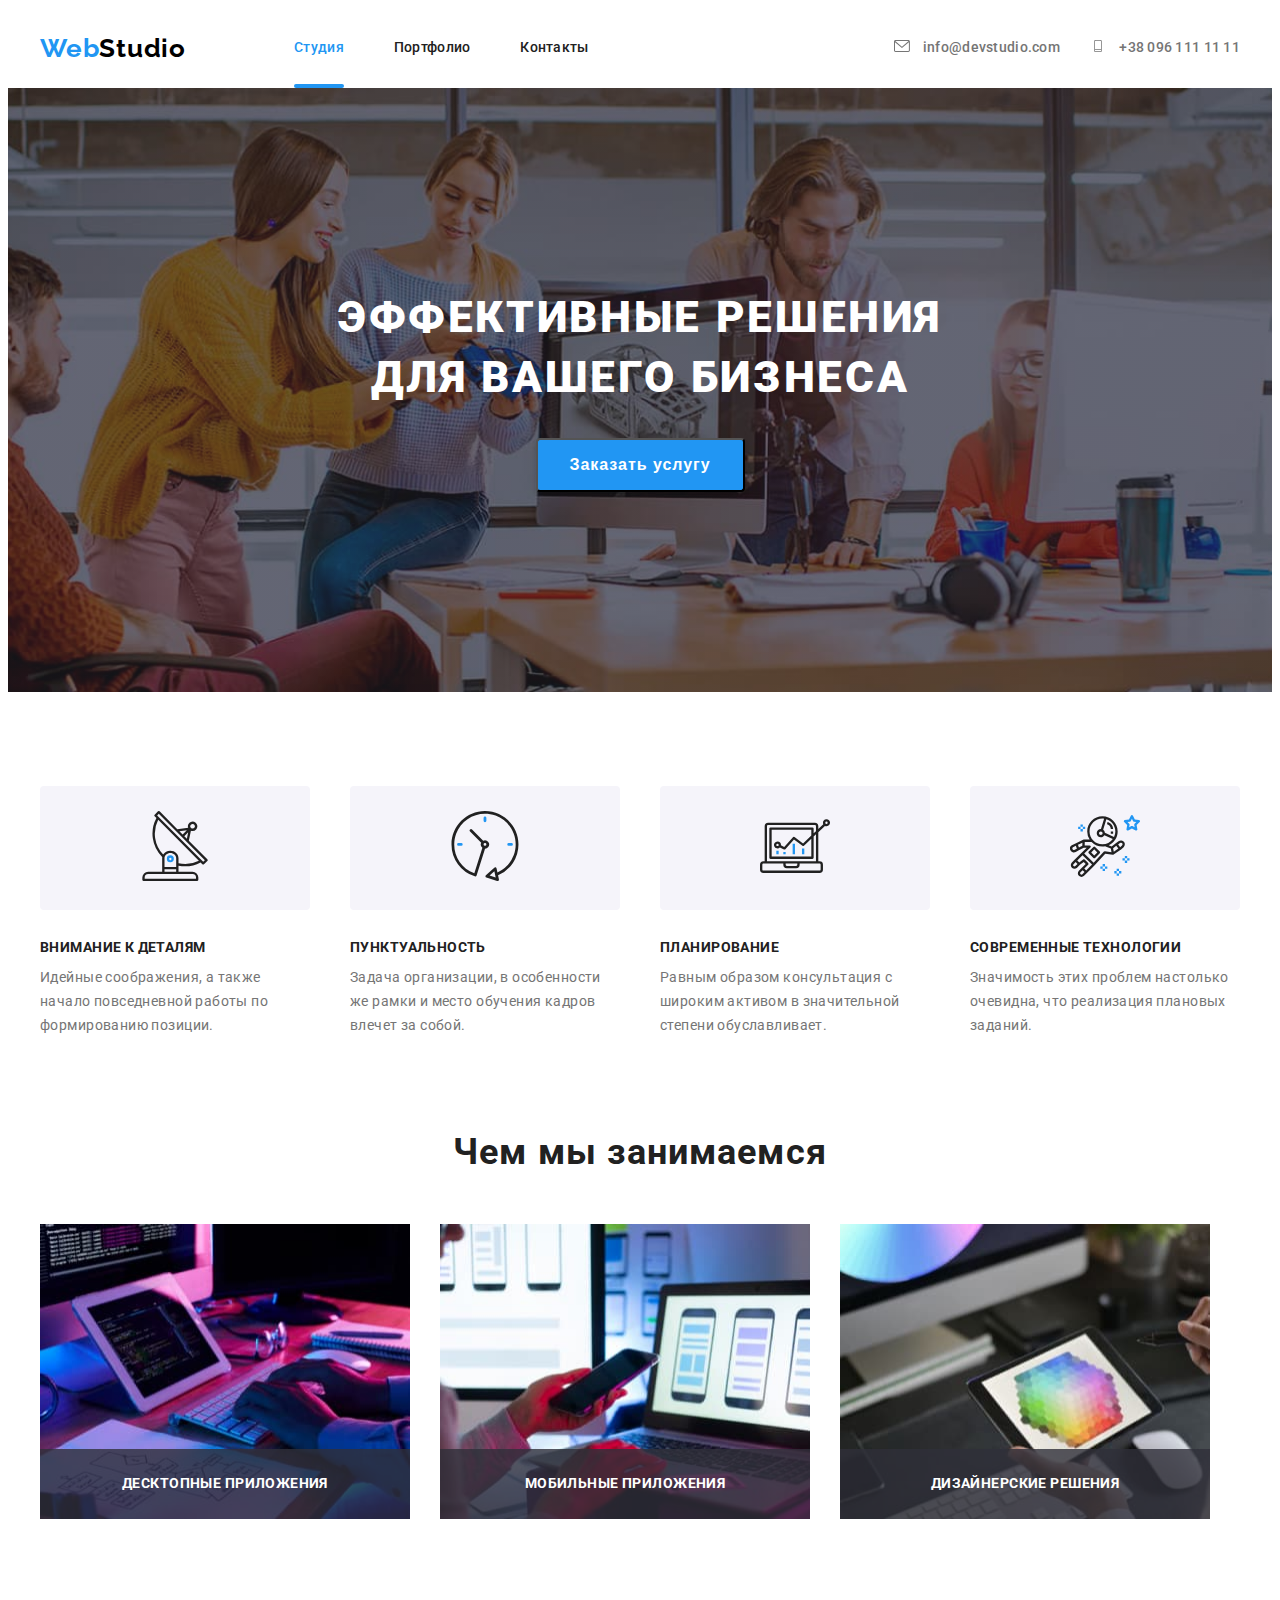
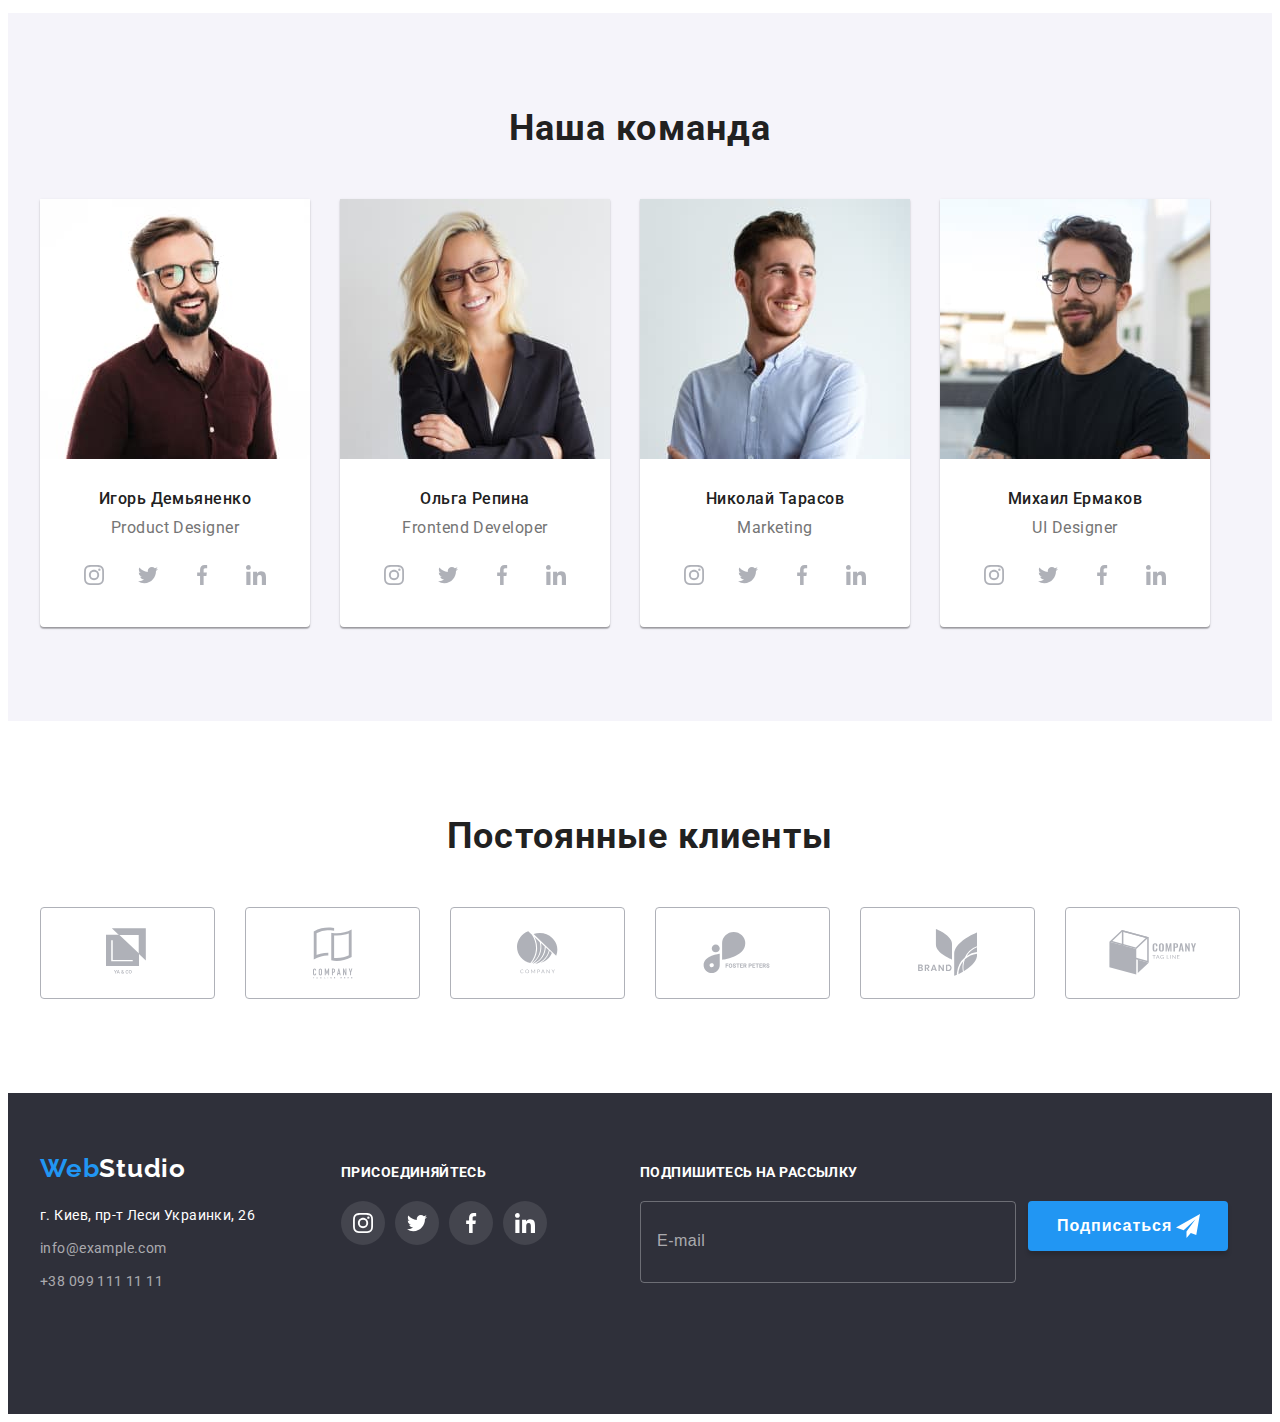
<file: index.html>
<!DOCTYPE html>
<html lang="ru">
  <head>
    <meta charset="UTF-8" />
    <meta name="viewport" content="width=device-width, initial-scale=1.0" />
    <title>Студия</title>
    <link rel="preconnect" href="https://fonts.gstatic.com" />
    <link
      href="https://fonts.googleapis.com/css2?family=Raleway:wght@700&family=Roboto:wght@400;500;700;900&display=swap"
      rel="stylesheet"
    />
    <link
      rel="stylesheet"
      href="https://cdnjs.cloudflare.com/ajax/libs/modern-normalize/1.0.0/modern-normalize.min.css"
      integrity="sha512-ISS7cAi1PEhQ8jnbJpJZMd29NlhNj4AWYyLOSp2CE/CsHxTCu+r+t0D2yoJudVrd0/8fTVPUVDzY5Tvli75u/g=="
      crossorigin="anonymous"
    />
    <link rel="stylesheet" href="./css/main.min.css" />
  </head>
  <body>
    <!--шапка сайта-->
    <header class="header">
      <div class="conteiner">
        <nav class="nav">
          <div class="logo-button-wrapper">
            <a class="logo" href="./index.html"
              >Web<span class="header-hf-logo">Studio</span>
            </a>
            <button
              type="button"
              class="menu-button"
              aria-expanded="false"
              data-menu-button
            >
              <svg
                width="40"
                height="40"
                aria-label="Переключатель мобильного меню"
                class="menu-button-icon"
              >
                <use
                  class="icon-cross"
                  href="./sprite.svg#icon-cross_40px"
                ></use>
                <use class="icon-menu" href="./sprite.svg#icon-menu_40px"></use>
              </svg>
            </button>
          </div>

          <div class="menu-conteiner" data-menu>
            <ul class="nav-list">
              <li class="nav-list-item">
                <a class="nav-list-link current any-transition" href=""
                  >Студия</a
                >
              </li>
              <li class="nav-list-item">
                <a class="nav-list-link any-transition" href="./portfolio.html"
                  >Портфолио</a
                >
              </li>
              <li class="nav-list-item">
                <a class="nav-list-link any-transition" href="">Контакты</a>
              </li>
            </ul>

            <ul class="header-contacts">
              <li class="header-contacts-item">
                <a
                  class="header-contacts-link-mail any-transition"
                  href="mailto:info@devstudio.com"
                >
                  <svg class="header-contacts-link-icon any-transition">
                    <use href="./sprite.svg#mail"></use>
                  </svg>
                  info@devstudio.com
                </a>
              </li>
              <li class="header-contacts-item">
                <a
                  class="header-contacts-link-tel any-transition"
                  href="tel:+380961111111"
                >
                  <svg class="header-contacts-link-icon any-transition">
                    <use href="./sprite.svg#tel"></use>
                  </svg>
                  +38 096 111 11 11</a
                >
              </li>
            </ul>
          </div>
        </nav>
      </div>
    </header>

    <!--герой-->
    <main class="main">
      <section class="hero">
        <div class="conteiner">
          <div class="conteiner-hero-banner">
            <h1 class="hero-banner">Эффективные решения для вашего бизнеса</h1>
            <button class="hero-banner-btn" type="button" data-modal-open>
              Заказать услугу
            </button>
          </div>
        </div>
      </section>

      <!--принципы работы студии-->
      <section class="principles">
        <div class="conteiner">
          <h2 class="visually-hidden">Наши принципы</h2>
          <ul class="principles-list">
            <li class="principles-list-item">
              <div class="principles-list-icon-wrapper">
                <svg class="principles-list-icon">
                  <use href="./sprite.svg#antenna"></use>
                </svg>
              </div>
              <h3 class="principles-name">Внимание к деталям</h3>
              <p class="principles-description">
                Идейные соображения, а также начало повседневной работы по
                формированию позиции.
              </p>
            </li>
            <li class="principles-list-item">
              <div class="principles-list-icon-wrapper">
                <svg class="principles-list-icon">
                  <use href="./sprite.svg#clock"></use>
                </svg>
              </div>
              <h3 class="principles-name">Пунктуальность</h3>
              <p class="principles-description">
                Задача организации, в особенности же рамки и место обучения
                кадров влечет за собой.
              </p>
            </li>
            <li class="principles-list-item">
              <div class="principles-list-icon-wrapper">
                <svg class="principles-list-icon">
                  <use href="./sprite.svg#diagram"></use>
                </svg>
              </div>
              <h3 class="principles-name">Планирование</h3>
              <p class="principles-description">
                Равным образом консультация с широким активом в значительной
                степени обуславливает.
              </p>
            </li>
            <li class="principles-list-item">
              <div class="principles-list-icon-wrapper">
                <svg class="principles-list-icon">
                  <use href="./sprite.svg#astronaut"></use>
                </svg>
              </div>
              <h3 class="principles-name">Современные технологии</h3>
              <p class="principles-description">
                Значимость этих проблем настолько очевидна, что реализация
                плановых заданий.
              </p>
            </li>
          </ul>
        </div>
      </section>

      <!--возможности студии-->
      <section class="description">
        <div class="conteiner">
          <h2 class="description-title">Чем мы занимаемся</h2>
          <ul class="description-list">
            <li class="description-list-item">
              <img
                class="description-list-img"
                srcset="./images/img-1d-1x.jpg 1x, ./images/img-1d-@2x.jpg 2x"
                src="./images/img-1d-1x.jpg"
                alt="написание кода"
                width="370"
                height="295"
              />
              <h3 class="description-title-image">Десктопные приложения</h3>
            </li>

            <li class="description-list-item">
              <img
                class="description-list-img"
                srcset="./images/img-2d-1x.jpg 1x, ./images/img-2d-@2x.jpg 2x"
                src="./images/img-2d-1x.jpg"
                alt="мобильные версии"
                width="370"
                height="295"
              />
              <h3 class="description-title-image">Мобильные приложения</h3>
            </li>

            <li class="description-list-item">
              <img
                class="description-list-img"
                srcset="./images/img-3d-1x.jpg 1x, ./images/img-3d-@2x.jpg 2x"
                src="./images/img-3d-1x.jpg"
                alt="выбор цвета сайта"
                width="370"
                height="295"
              />
              <h3 class="description-title-image">Дизайнерские решения</h3>
            </li>
          </ul>
        </div>
      </section>

      <!--команда студии-->
      <section class="team">
        <div class="conteiner">
          <h2 class="description-title">Наша команда</h2>
          <ul class="team-list">
            <li class="team-list-item">
              <picture class="team-list-item-picture">
                <source
                  srcset="
                    ./team-photo/img-d-1x.jpg  1x,
                    ./team-photo/img-d-@2x.jpg 2x
                  "
                  media="(min-width: 1200px)"
                />
                <source
                  srcset="
                    ./team-photo/img-t-1x.jpg  1x,
                    ./team-photo/img-t-@2x.jpg 2x
                  "
                  media="(min-width: 768px)"
                />
                <source
                  srcset="
                    ./team-photo/img-m-1x.jpg  1x,
                    ./team-photo/img-m-@2x.jpg 2x
                  "
                  media="(min-width: 320px)"
                />

                <img
                  class="team-list-img"
                  src="./team-photo/img-m-1x.jpg"
                  alt="фото Демьяненко"
                />
              </picture>

              <div class="masters-list-content-wrapper">
                <h3 class="team-list-name">Игорь Демьяненко</h3>
                <p class="team-list-special" lang="en">Product Designer</p>
                <ul class="team-list-link">
                  <li class="team-item-link">
                    <a class="team-link any-transition" href="">
                      <svg class="team-list-icon any-transition">
                        <use href="./sprite.svg#instagram"></use>
                      </svg>
                    </a>
                  </li>
                  <li class="team-item-link">
                    <a class="team-link any-transition" href="">
                      <svg class="team-list-icon any-transition">
                        <use href="./sprite.svg#twitter"></use>
                      </svg>
                    </a>
                  </li>
                  <li class="team-item-link">
                    <a class="team-link any-transition" href="">
                      <svg class="team-list-icon any-transition">
                        <use href="./sprite.svg#facebook"></use>
                      </svg>
                    </a>
                  </li>
                  <li class="team-item-link">
                    <a class="team-link any-transition" href="">
                      <svg class="team-list-icon any-transition">
                        <use href="./sprite.svg#linkedin"></use>
                      </svg>
                    </a>
                  </li>
                </ul>
              </div>
            </li>
            <li class="team-list-item">
              <picture class="team-list-item-picture">
                <source
                  srcset="
                    ./team-photo/img-d2-1x.jpg  1x,
                    ./team-photo/img-d2-@2x.jpg 2x
                  "
                  media="(min-width: 1200px)"
                />
                <source
                  srcset="
                    ./team-photo/img-t2-1x.jpg  1x,
                    ./team-photo/img-t2-@2x.jpg 2x
                  "
                  media="(min-width: 768px)"
                />
                <source
                  srcset="
                    ./team-photo/img-m2-1x.jpg  1x,
                    ./team-photo/img-m2-@2x.jpg 2x
                  "
                  media="(min-width: 320px)"
                />
                <img
                  class="team-list-img"
                  src="./team-photo/img-m2-1x.jpg"
                  alt="фото Репиной"
                />
              </picture>

              <div class="masters-list-content-wrapper">
                <h3 class="team-list-name">Ольга Репина</h3>
                <p class="team-list-special" lang="en">Frontend Developer</p>
                <ul class="team-list-link">
                  <li class="team-item-link">
                    <a class="team-link any-transition" href="">
                      <svg class="team-list-icon any-transition">
                        <use href="./sprite.svg#instagram"></use>
                      </svg>
                    </a>
                  </li>
                  <li class="team-item-link">
                    <a class="team-link any-transition" href="">
                      <svg class="team-list-icon any-transition">
                        <use href="./sprite.svg#twitter"></use>
                      </svg>
                    </a>
                  </li>
                  <li class="team-item-link">
                    <a class="team-link any-transition" href="">
                      <svg class="team-list-icon any-transition">
                        <use href="./sprite.svg#facebook"></use>
                      </svg>
                    </a>
                  </li>
                  <li class="team-item-link">
                    <a class="team-link any-transition" href="">
                      <svg class="team-list-icon any-transition">
                        <use href="./sprite.svg#linkedin"></use>
                      </svg>
                    </a>
                  </li>
                </ul>
              </div>
            </li>
            <li class="team-list-item">
              <picture class="team-list-item-picture">
                <source
                  srcset="
                    ./team-photo/img-d3-1x.jpg  1x,
                    ./team-photo/img-d3-@2x.jpg 2x
                  "
                  media="(min-width: 1200px)"
                />
                <source
                  srcset="
                    ./team-photo/img-t3-1x.jpg  1x,
                    ./team-photo/img-t3-@2x.jpg 2x
                  "
                  media="(min-width: 768px)"
                />
                <source
                  srcset="
                    ./team-photo/img-m3-1x.jpg  1x,
                    ./team-photo/img-m3-@2x.jpg 2x
                  "
                  media="(min-width: 320px)"
                />
                <img
                  class="team-list-img"
                  src="./team-photo/img-m3-1x.jpg"
                  alt="фото Тарасова"
                />
              </picture>

              <div class="masters-list-content-wrapper">
                <h3 class="team-list-name">Николай Тарасов</h3>
                <p class="team-list-special" lang="en">Marketing</p>
                <ul class="team-list-link">
                  <li class="team-item-link">
                    <a class="team-link any-transition" href="">
                      <svg class="team-list-icon any-transition">
                        <use href="./sprite.svg#instagram"></use>
                      </svg>
                    </a>
                  </li>
                  <li class="team-item-link">
                    <a class="team-link any-transition" href="">
                      <svg class="team-list-icon any-transition">
                        <use href="./sprite.svg#twitter"></use>
                      </svg>
                    </a>
                  </li>
                  <li class="team-item-link">
                    <a class="team-link any-transition" href="">
                      <svg class="team-list-icon any-transition">
                        <use href="./sprite.svg#facebook"></use>
                      </svg>
                    </a>
                  </li>
                  <li class="team-item-link">
                    <a class="team-link any-transition" href="">
                      <svg class="team-list-icon any-transition">
                        <use href="./sprite.svg#linkedin"></use>
                      </svg>
                    </a>
                  </li>
                </ul>
              </div>
            </li>
            <li class="team-list-item">
              <picture class="team-list-item-picture">
                <source
                  srcset="
                    ./team-photo/img-d4-1x.jpg  1x,
                    ./team-photo/img-d4-@2x.jpg 2x
                  "
                  media="(min-width: 1200px)"
                />
                <source
                  srcset="
                    ./team-photo/img-t4-1x.jpg  1x,
                    ./team-photo/img-t4-@2x.jpg 2x
                  "
                  media="(min-width: 768px)"
                />
                <source
                  srcset="
                    ./team-photo/img-m4-1x.jpg  1x,
                    ./team-photo/img-m4-@2x.jpg 2x
                  "
                  media="(min-width: 320px)"
                />
                <img
                  class="team-list-img"
                  src="./team-photo/img-m4-1x.jpg"
                  alt="фото Ермакова"
                />
              </picture>

              <div class="masters-list-content-wrapper">
                <h3 class="team-list-name">Михаил Ермаков</h3>
                <p class="team-list-special" lang="en">UI Designer</p>
                <ul class="team-list-link">
                  <li class="team-item-link">
                    <a class="team-link any-transition" href="">
                      <svg class="team-list-icon any-transition">
                        <use href="./sprite.svg#instagram"></use>
                      </svg>
                    </a>
                  </li>
                  <li class="team-item-link">
                    <a class="team-link any-transition" href="">
                      <svg class="team-list-icon any-transition">
                        <use href="./sprite.svg#twitter"></use>
                      </svg>
                    </a>
                  </li>
                  <li class="team-item-link">
                    <a class="team-link any-transition" href="">
                      <svg class="team-list-icon any-transition">
                        <use href="./sprite.svg#facebook"></use>
                      </svg>
                    </a>
                  </li>
                  <li class="team-item-link">
                    <a class="team-link any-transition" href="">
                      <svg class="team-list-icon any-transition">
                        <use href="./sprite.svg#linkedin"></use>
                      </svg>
                    </a>
                  </li>
                </ul>
              </div>
            </li>
          </ul>
        </div>
      </section>

      <!-- клиенты студии -->
      <section class="clients">
        <div class="conteiner">
          <h2 class="clients-title">Постоянные клиенты</h2>
          <ul class="clients-list">
            <div class="clients-list-wrapper">
              <li class="clients-list-item">
                <a class="clients-list-link any-transition" href="">
                  <svg
                    class="clients-list-icon any-transition"
                    width="44"
                    height="49"
                  >
                    <use href="./sprite.svg#logo-1"></use>
                  </svg>
                </a>
              </li>
            </div>
            <div class="clients-list-wrapper">
              <li class="clients-list-item">
                <a class="clients-list-link any-transition" href="">
                  <svg
                    class="clients-list-icon any-transition"
                    width="40"
                    height="52"
                  >
                    <use href="./sprite.svg#logo-2"></use>
                  </svg>
                </a>
              </li>
            </div>
            <div class="clients-list-wrapper">
              <li class="clients-list-item">
                <a class="clients-list-link any-transition" href="">
                  <svg
                    class="clients-list-icon any-transition"
                    width="41"
                    height="43"
                  >
                    <use href="./sprite.svg#logo-3"></use>
                  </svg>
                </a>
              </li>
            </div>
            <div class="clients-list-wrapper">
              <li class="clients-list-item">
                <a class="clients-list-link any-transition" href="">
                  <svg
                    class="clients-list-icon any-transition"
                    width="80"
                    height="42"
                  >
                    <use href="./sprite.svg#logo-4"></use>
                  </svg>
                </a>
              </li>
            </div>
            <div class="clients-list-wrapper">
              <li class="clients-list-item">
                <a class="clients-list-link any-transition" href="">
                  <svg
                    class="clients-list-icon any-transition"
                    width="59"
                    height="47"
                  >
                    <use href="./sprite.svg#logo-5"></use>
                  </svg>
                </a>
              </li>
            </div>
            <div class="clients-list-wrapper">
              <li class="clients-list-item">
                <a class="clients-list-link any-transition" href="">
                  <svg
                    class="clients-list-icon any-transition"
                    width="88"
                    height="45"
                  >
                    <use href="./sprite.svg#logo-6"></use>
                  </svg>
                </a>
              </li>
            </div>
          </ul>
        </div>
      </section>
    </main>
    <!--подвал-->
    <footer class="footer">
      <!--контактная инфо-->
      <section class="footer-contact">
        <div class="conteiner">
          <div class="footer-address-social-list-wrapper">
            <address class="footer-address">
              <h2 class="visually-hidden">контакты</h2>
              <div class="footer-address-list-wrapper">
                <a class="logo" href="./index.html"
                  >Web<span class="footer-hf-logo">Studio</span></a
                >
                <ul class="footer-address-list">
                  <li class="footer-address-list-item">
                    <a
                      class="footer-address-link"
                      href="https://goo.gl/maps/9ujybrKW8emvLEQx5"
                      target="blank"
                      >г. Киев, пр-т Леси Украинки, 26</a
                    >
                  </li>
                  <li class="footer-address-list-item">
                    <a
                      class="footer-address-link-mail"
                      href="mailto:info@example.com"
                      >info@example.com</a
                    >
                  </li>
                  <li class="footer-address-list-item">
                    <a class="footer-address-link-tel" href="tel:+380991111111"
                      >+38 099 111 11 11</a
                    >
                  </li>
                </ul>
              </div>
            </address>
            <div class="footer-social-list-wrapper">
              <h3 class="footer-social-list-subtitle">присоединяйтесь</h3>
              <ul class="footer-social-list">
                <li class="footer-social-list-item">
                  <div class="footer-list-content-wrapper">
                    <a class="footer-social-link any-transition" href="">
                      <svg class="footer-social-icon">
                        <use href="./sprite.svg#instagram"></use>
                      </svg>
                    </a>
                  </div>
                </li>
                <li class="footer-social-list-item">
                  <div class="footer-list-content-wrapper">
                    <a class="footer-social-link any-transition" href="">
                      <svg class="footer-social-icon">
                        <use href="./sprite.svg#twitter"></use>
                      </svg>
                    </a>
                  </div>
                </li>
                <li class="footer-social-list-item">
                  <div class="footer-list-content-wrapper">
                    <a class="footer-social-link any-transition" href="">
                      <svg class="footer-social-icon">
                        <use href="./sprite.svg#facebook"></use>
                      </svg>
                    </a>
                  </div>
                </li>
                <li class="footer-social-list-item">
                  <div class="footer-list-content-wrapper">
                    <a class="footer-social-link any-transition" href="">
                      <svg class="footer-social-icon">
                        <use href="./sprite.svg#linkedin"></use>
                      </svg>
                    </a>
                  </div>
                </li>
              </ul>
            </div>
          </div>

          <form class="footer-form" action="#">
            <b class="footer-form-appeal">Подпишитесь на рассылку</b>
            <div class="footer-form-wrapper">
              <input
                class="footer-form-email"
                type="email"
                name="email"
                placeholder="E-mail"
              />
              <button class="footer-form-button" type="submit">
                Подписаться
                <svg class="footer-form-button-icon">
                  <use href="./sprite.svg#icon-send"></use>
                </svg>
              </button>
            </div>
          </form>
        </div>
      </section>
    </footer>

    <div class="backdrop is-hidden" data-modal>
      <div class="modal">
        <button class="modal-button" type="button" data-modal-close>
          <svg class="icon-close">
            <use href="./sprite.svg#icon-close"></use>
          </svg>
        </button>
        <form action="#" class="modal-form">
          <b class="modal-form-appeal"
            >Оставьте свои данные, мы вам перезвоним</b
          >
          <label class="modal-form-label">
            Имя
            <span class="modal-form-input-wrapper">
              <input type="text" name="user-name" class="modal-form-input" />
              <svg class="modal-form-input-icon">
                <use href="./sprite.svg#icon-person"></use>
              </svg>
            </span>
          </label>
          <label class="modal-form-label">
            Телефон
            <span class="modal-form-input-wrapper">
              <input type="tel" name="user-tel" class="modal-form-input" />
              <svg class="modal-form-input-icon">
                <use href="./sprite.svg#icon-phone"></use>
              </svg>
            </span>
          </label>
          <label class="modal-form-label">
            Почта
            <span class="modal-form-input-wrapper">
              <input type="email" name="user-email" class="modal-form-input" />
              <svg class="modal-form-input-icon">
                <use href="./sprite.svg#icon-email"></use>
              </svg>
            </span>
          </label>
          <label class="modal-form-label">
            Комментарий
            <textarea
              class="modal-form-textarea"
              placeholder="Введите текст"
              name="user-comments"
            ></textarea>
          </label>
          <input
            id="checkbox-text"
            type="checkbox"
            name="user-policy"
            class="modal-form-checkbox visually-hidden"
            value="accept-policy"
          />
          <label for="checkbox-text" class="modal-form-checkbox-text"
            >Соглашаюсь с рассылкой и принимаю
            <a href="#" class="modal-form-checkbox-text-link"
              >Условия договора</a
            >
          </label>
          <button type="submit" class="modal-form-btn">Отправить</button>
        </form>
      </div>
    </div>

    <script src="./js/modal.js"></script>
    <script src="./js/menu-button.js"></script>
  </body>
</html>
</file>
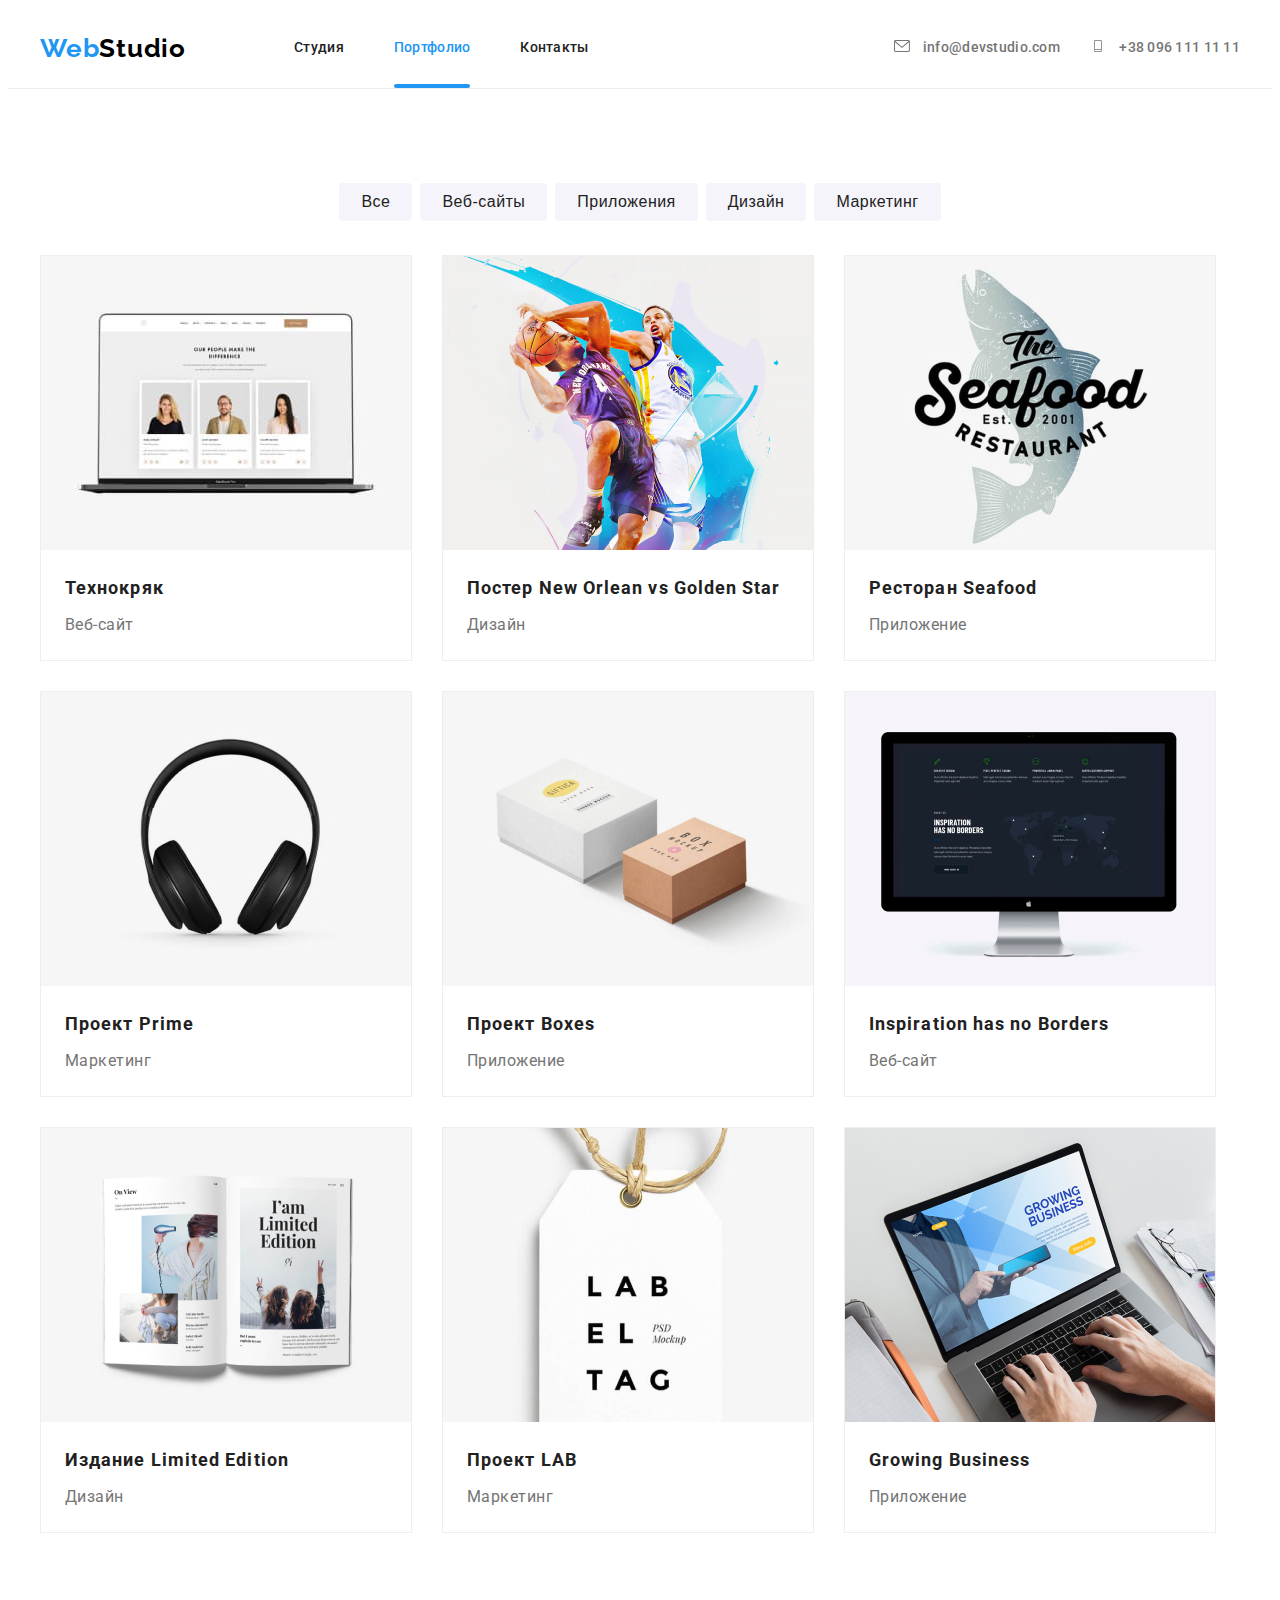
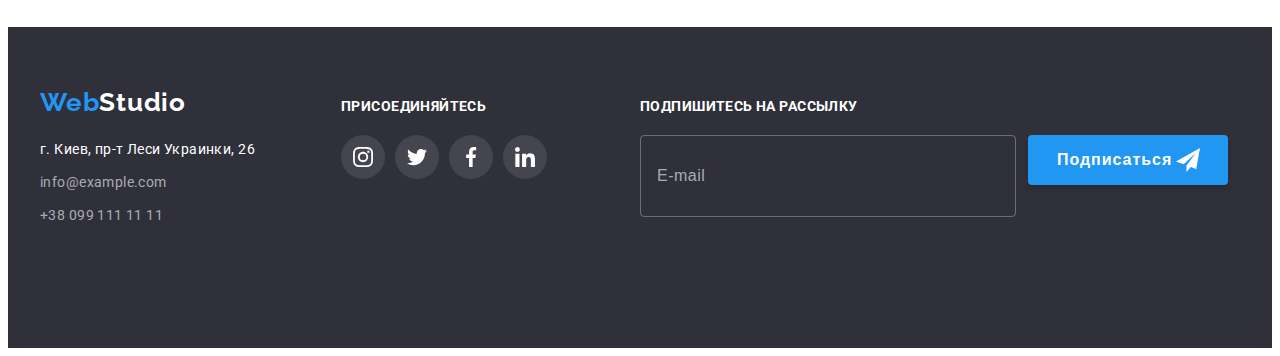
<file: portfolio.html>
<!DOCTYPE html>
<html lang="ru">
  <head>
    <meta charset="UTF-8" />
    <meta name="viewport" content="width=device-width, initial-scale=1.0" />
    <title>Портфолио</title>
    <link rel="preconnect" href="https://fonts.gstatic.com" />
    <link
      href="https://fonts.googleapis.com/css2?family=Raleway:wght@700&family=Roboto:wght@400;500;700;900&display=swap"
      rel="stylesheet"
    />
    <link
      rel="stylesheet"
      href="https://cdnjs.cloudflare.com/ajax/libs/modern-normalize/1.0.0/modern-normalize.min.css"
      integrity="sha512-ISS7cAi1PEhQ8jnbJpJZMd29NlhNj4AWYyLOSp2CE/CsHxTCu+r+t0D2yoJudVrd0/8fTVPUVDzY5Tvli75u/g=="
      crossorigin="anonymous"
    />
    <link rel="stylesheet" href="./css/portfolio.min.css" />
  </head>
  <body>
    <!--шапка сайта-->
    <header class="header">
      <div class="conteiner">
        <nav class="nav">
          <div class="logo-button-wrapper">
            <a class="logo" href="./index.html"
              >Web<span class="header-hf-logo">Studio</span>
            </a>
            <button
              type="button"
              class="menu-button"
              aria-expanded="false"
              data-menu-button
            >
              <svg
                width="40"
                height="40"
                aria-label="Переключатель мобильного меню"
                class="menu-button-icon"
              >
                <use
                  class="icon-cross"
                  href="./sprite.svg#icon-cross_40px"
                ></use>
                <use class="icon-menu" href="./sprite.svg#icon-menu_40px"></use>
              </svg>
            </button>
          </div>

          <div class="menu-conteiner" data-menu>
            <ul class="nav-list">
              <li class="nav-list-item">
                <a class="nav-list-link any-transition" href="./index.html"
                  >Студия</a
                >
              </li>
              <li class="nav-list-item">
                <a class="nav-list-link current any-transition" href=""
                  >Портфолио</a
                >
              </li>
              <li class="nav-list-item">
                <a class="nav-list-link any-transition" href="">Контакты</a>
              </li>
            </ul>

            <ul class="header-contacts">
              <li class="header-contacts-item">
                <a
                  class="header-contacts-link-mail any-transition"
                  href="mailto:info@devstudio.com"
                >
                  <svg class="header-contacts-link-icon any-transition">
                    <use href="./sprite.svg#mail"></use>
                  </svg>
                  info@devstudio.com
                </a>
              </li>
              <li class="header-contacts-item">
                <a
                  class="header-contacts-link-tel any-transition"
                  href="tel:+380961111111"
                >
                  <svg class="header-contacts-link-icon any-transition">
                    <use href="./sprite.svg#tel"></use>
                  </svg>
                  +38 096 111 11 11</a
                >
              </li>
            </ul>
          </div>
        </nav>
      </div>
    </header>
    <!--герой-->
    <main class="portfolio-hero">
      <section class="portfolio-nav">
        <div class="conteiner">
          <h1 hidden>Портфолио</h1>
          <ul class="portfolio-nav-list">
            <li class="portfolio-nav-list-item">
              <button
                class="portfolio-nav-list-btn any-transition"
                type="button"
              >
                Все
              </button>
            </li>
            <li class="portfolio-nav-list-item">
              <button
                class="portfolio-nav-list-btn any-transition"
                type="button"
              >
                Веб-сайты
              </button>
            </li>
            <li class="portfolio-nav-list-item">
              <button
                class="portfolio-nav-list-btn any-transition"
                type="button"
              >
                Приложения
              </button>
            </li>
            <li class="portfolio-nav-list-item">
              <button
                class="portfolio-nav-list-btn any-transition"
                type="button"
              >
                Дизайн
              </button>
            </li>
            <li class="portfolio-nav-list-item">
              <button
                class="portfolio-nav-list-btn any-transition"
                type="button"
              >
                Маркетинг
              </button>
            </li>
          </ul>

          <ul class="portfolio-list">
            <li class="portfolio-list-item">
              <a class="portfolio-list-link any-transition" href="">
                <div class="portfolio-overlay-wrapper">
                  <picture class="portfolio-overlay-wrapper-picture">
                    <source
                      srcset="
                        ./portfolio-images/img-d-1x.jpg  1x,
                        ./portfolio-images/img-d-@2x.jpg 2x
                      "
                      media="(min-width: 1200px)"
                    />
                    <source
                      srcset="
                        ./portfolio-images/img-t-1x.jpg  1x,
                        ./portfolio-images/img-t-@2x.jpg 2x
                      "
                      media="(min-width: 768px)"
                    />
                    <source
                      srcset="
                        ./portfolio-images/img-m-1x.jpg  1x,
                        ./portfolio-images/img-m-@2x.jpg 2x
                      "
                      media="(min-width: 320px)"
                    />

                    <img
                      class="portfolio-list-img"
                      src="./portfolio-images/img-m-1x.jpg"
                      alt="экран ноутбука с картинками"
                    />
                  </picture>

                  <p class="portfolio-overlay-list">
                    Технокряк это современная площадка распространения
                    коронавируса. Компании используют эту платформу для
                    цифрового шпионажа и атак на защищённые сервера конкурентов.
                  </p>
                </div>

                <h2 class="portfolio-list-title">Технокряк</h2>
                <p class="portfolio-list-services">Веб-сайт</p>
              </a>
            </li>
            <li class="portfolio-list-item">
              <a class="portfolio-list-link any-transition" href="">
                <div class="portfolio-overlay-wrapper">
                  <picture class="portfolio-overlay-wrapper-picture">
                    <source
                      srcset="
                        ./portfolio-images/img-d2-1x.jpg  1x,
                        ./portfolio-images/img-d2-@2x.jpg 2x
                      "
                      media="(min-width: 1200px)"
                    />
                    <source
                      srcset="
                        ./portfolio-images/img-t2-1x.jpg  1x,
                        ./portfolio-images/img-t2-@2x.jpg 2x
                      "
                      media="(min-width: 768px)"
                    />
                    <source
                      srcset="
                        ./portfolio-images/img-m2-1x.jpg  1x,
                        ./portfolio-images/img-m2-@2x.jpg 2x
                      "
                      media="(min-width: 320px)"
                    />

                    <img
                      class="portfolio-list-img"
                      src="./portfolio-images/img-m2-1x.jpg"
                      alt="два баскетболиста"
                    />
                  </picture>

                  <p class="portfolio-overlay-list">
                    Постер New Orlean vs Golden Star это современная площадка
                    распространения коронавируса. Компании используют эту
                    платформу для цифрового шпионажа и атак на защищённые
                    сервера конкурентов.
                  </p>
                </div>
                <h2 class="portfolio-list-title">
                  Постер New Orlean vs Golden Star
                </h2>
                <p class="portfolio-list-services">Дизайн</p>
              </a>
            </li>
            <li class="portfolio-list-item">
              <a class="portfolio-list-link any-transition" href="">
                <div class="portfolio-overlay-wrapper">
                  <picture class="portfolio-overlay-wrapper-picture">
                    <source
                      srcset="
                        ./portfolio-images/img-d3-1x.jpg  1x,
                        ./portfolio-images/img-d3-@2x.jpg 2x
                      "
                      media="(min-width: 1200px)"
                    />
                    <source
                      srcset="
                        ./portfolio-images/img-t3-1x.jpg  1x,
                        ./portfolio-images/img-t3-@2x.jpg 2x
                      "
                      media="(min-width: 768px)"
                    />
                    <source
                      srcset="
                        ./portfolio-images/img-m3-1x.jpg  1x,
                        ./portfolio-images/img-m3-@2x.jpg 2x
                      "
                      media="(min-width: 320px)"
                    />

                    <img
                      class="portfolio-list-img"
                      src="./portfolio-images/img-m3-1x.jpg"
                      alt="рисунок рыбы с подписью"
                    />
                  </picture>

                  <p class="portfolio-overlay-list">
                    Ресторан Seafood это современная площадка распространения
                    коронавируса. Компании используют эту платформу для
                    цифрового шпионажа и атак на защищённые сервера конкурентов.
                  </p>
                </div>
                <h2 class="portfolio-list-title">Ресторан Seafood</h2>
                <p class="portfolio-list-services">Приложение</p>
              </a>
            </li>
            <li class="portfolio-list-item">
              <a class="portfolio-list-link any-transition" href="">
                <div class="portfolio-overlay-wrapper">
                  <picture class="portfolio-overlay-wrapper-picture">
                    <source
                      srcset="
                        ./portfolio-images/img-d4-1x.jpg  1x,
                        ./portfolio-images/img-d4-@2x.jpg 2x
                      "
                      media="(min-width: 1200px)"
                    />
                    <source
                      srcset="
                        ./portfolio-images/img-t4-1x.jpg  1x,
                        ./portfolio-images/img-t4-@2x.jpg 2x
                      "
                      media="(min-width: 768px)"
                    />
                    <source
                      srcset="
                        ./portfolio-images/img-m4-1x.jpg  1x,
                        ./portfolio-images/img-m4-@2x.jpg 2x
                      "
                      media="(min-width: 320px)"
                    />

                    <img
                      class="portfolio-list-img"
                      src="./portfolio-images/img-m4-1x.jpg"
                      alt="наушники"
                    />
                  </picture>

                  <p class="portfolio-overlay-list">
                    Проект Prime это современная площадка распространения
                    коронавируса. Компании используют эту платформу для
                    цифрового шпионажа и атак на защищённые сервера конкурентов.
                  </p>
                </div>
                <h2 class="portfolio-list-title">Проект Prime</h2>
                <p class="portfolio-list-services">Маркетинг</p>
              </a>
            </li>
            <li class="portfolio-list-item">
              <a class="portfolio-list-link any-transition" href="">
                <div class="portfolio-overlay-wrapper">
                  <picture class="portfolio-overlay-wrapper-picture">
                    <source
                      srcset="
                        ./portfolio-images/img-d5-1x.jpg  1x,
                        ./portfolio-images/img-d5-@2x.jpg 2x
                      "
                      media="(min-width: 1200px)"
                    />
                    <source
                      srcset="
                        ./portfolio-images/img-t5-1x.jpg  1x,
                        ./portfolio-images/img-t5-@2x.jpg 2x
                      "
                      media="(min-width: 768px)"
                    />
                    <source
                      srcset="
                        ./portfolio-images/img-m5-1x.jpg  1x,
                        ./portfolio-images/img-m5-@2x.jpg 2x
                      "
                      media="(min-width: 320px)"
                    />

                    <img
                      class="portfolio-list-img"
                      src="./portfolio-images/img-m5-1x.jpg"
                      alt="две коробки"
                    />
                  </picture>

                  <p class="portfolio-overlay-list">
                    Проект Boxes это современная площадка распространения
                    коронавируса. Компании используют эту платформу для
                    цифрового шпионажа и атак на защищённые сервера конкурентов.
                  </p>
                </div>
                <h2 class="portfolio-list-title">Проект Boxes</h2>
                <p class="portfolio-list-services">Приложение</p>
              </a>
            </li>
            <li class="portfolio-list-item">
              <a class="portfolio-list-link any-transition" href="">
                <div class="portfolio-overlay-wrapper">
                  <picture class="portfolio-overlay-wrapper-picture">
                    <source
                      srcset="
                        ./portfolio-images/img-d6-1x.jpg  1x,
                        ./portfolio-images/img-d6-@2x.jpg 2x
                      "
                      media="(min-width: 1200px)"
                    />
                    <source
                      srcset="
                        ./portfolio-images/img-t6-1x.jpg  1x,
                        ./portfolio-images/img-t6-@2x.jpg 2x
                      "
                      media="(min-width: 768px)"
                    />
                    <source
                      srcset="
                        ./portfolio-images/img-m6-1x.jpg  1x,
                        ./portfolio-images/img-m6-@2x.jpg 2x
                      "
                      media="(min-width: 320px)"
                    />

                    <img
                      class="portfolio-list-img"
                      src="./portfolio-images/img-m6-1x.jpg"
                      alt="монитор с картинками"
                    />
                  </picture>

                  <p class="portfolio-overlay-list">
                    Inspiration has no Borders это современная площадка
                    распространения коронавируса. Компании используют эту
                    платформу для цифрового шпионажа и атак на защищённые
                    сервера конкурентов.
                  </p>
                </div>
                <h2 class="portfolio-list-title">Inspiration has no Borders</h2>
                <p class="portfolio-list-services">Веб-сайт</p>
              </a>
            </li>
            <li class="portfolio-list-item">
              <a class="portfolio-list-link any-transition" href="">
                <div class="portfolio-overlay-wrapper">
                  <picture class="portfolio-overlay-wrapper-picture">
                    <source
                      srcset="
                        ./portfolio-images/img-d7-1x.jpg  1x,
                        ./portfolio-images/img-d7-@2x.jpg 2x
                      "
                      media="(min-width: 1200px)"
                    />
                    <source
                      srcset="
                        ./portfolio-images/img-t7-1x.jpg  1x,
                        ./portfolio-images/img-t7-@2x.jpg 2x
                      "
                      media="(min-width: 768px)"
                    />
                    <source
                      srcset="
                        ./portfolio-images/img-m7-1x.jpg  1x,
                        ./portfolio-images/img-m7-@2x.jpg 2x
                      "
                      media="(min-width: 320px)"
                    />

                    <img
                      class="portfolio-list-img"
                      src="./portfolio-images/img-m7-1x.jpg"
                      alt="открытый журнал"
                    />
                  </picture>

                  <p class="portfolio-overlay-list">
                    Издание Limited Edition это современная площадка
                    распространения коронавируса. Компании используют эту
                    платформу для цифрового шпионажа и атак на защищённые
                    сервера конкурентов.
                  </p>
                </div>
                <h2 class="portfolio-list-title">Издание Limited Edition</h2>
                <p class="portfolio-list-services">Дизайн</p>
              </a>
            </li>
            <li class="portfolio-list-item">
              <a class="portfolio-list-link any-transition" href="">
                <div class="portfolio-overlay-wrapper">
                  <picture class="portfolio-overlay-wrapper-picture">
                    <source
                      srcset="
                        ./portfolio-images/img-d8-1x.jpg  1x,
                        ./portfolio-images/img-d8-@2x.jpg 2x
                      "
                      media="(min-width: 1200px)"
                    />
                    <source
                      srcset="
                        ./portfolio-images/img-t8-1x.jpg  1x,
                        ./portfolio-images/img-t8-@2x.jpg 2x
                      "
                      media="(min-width: 768px)"
                    />
                    <source
                      srcset="
                        ./portfolio-images/img-m8-1x.jpg  1x,
                        ./portfolio-images/img-m8-@2x.jpg 2x
                      "
                      media="(min-width: 320px)"
                    />

                    <img
                      class="portfolio-list-img"
                      src="./portfolio-images/img-m8-1x.jpg"
                      alt="бейдж с надписью лаб"
                    />
                  </picture>

                  <p class="portfolio-overlay-list">
                    Проект LAB это современная площадка распространения
                    коронавируса. Компании используют эту платформу для
                    цифрового шпионажа и атак на защищённые сервера конкурентов.
                  </p>
                </div>
                <h2 class="portfolio-list-title">Проект LAB</h2>
                <p class="portfolio-list-services">Маркетинг</p>
              </a>
            </li>
            <li class="portfolio-list-item">
              <a class="portfolio-list-link any-transition" href="">
                <div class="portfolio-overlay-wrapper">
                  <picture class="portfolio-overlay-wrapper-picture">
                    <source
                      srcset="
                        ./portfolio-images/img-d9-1x.jpg  1x,
                        ./portfolio-images/img-d9-@2x.jpg 2x
                      "
                      media="(min-width: 1200px)"
                    />
                    <source
                      srcset="
                        ./portfolio-images/img-t9-1x.jpg  1x,
                        ./portfolio-images/img-t9-@2x.jpg 2x
                      "
                      media="(min-width: 768px)"
                    />
                    <source
                      srcset="
                        ./portfolio-images/img-m9-1x.jpg  1x,
                        ./portfolio-images/img-m9-@2x.jpg 2x
                      "
                      media="(min-width: 320px)"
                    />

                    <img
                      class="portfolio-list-img"
                      src="./portfolio-images/img-m9-1x.jpg"
                      alt="набор текста на ноутбуке"
                    />
                  </picture>

                  <p class="portfolio-overlay-list">
                    Growing Business это современная площадка распространения
                    коронавируса. Компании используют эту платформу для
                    цифрового шпионажа и атак на защищённые сервера конкурентов.
                  </p>
                </div>
                <h2 class="portfolio-list-title">Growing Business</h2>
                <p class="portfolio-list-services">Приложение</p>
              </a>
            </li>
          </ul>
        </div>
      </section>
    </main>
    <!--подвал-->
    <footer class="footer">
      <!--контактная инфо-->
      <section class="footer-contact">
        <div class="conteiner">
          <div class="footer-address-social-list-wrapper">
            <address class="footer-address">
              <h2 class="visually-hidden">контакты</h2>
              <div class="footer-address-list-wrapper">
                <a class="logo" href="./index.html"
                  >Web<span class="footer-hf-logo">Studio</span></a
                >
                <ul class="footer-address-list">
                  <li class="footer-address-list-item">
                    <a
                      class="footer-address-link"
                      href="https://goo.gl/maps/9ujybrKW8emvLEQx5"
                      target="blank"
                      >г. Киев, пр-т Леси Украинки, 26</a
                    >
                  </li>
                  <li class="footer-address-list-item">
                    <a
                      class="footer-address-link-mail"
                      href="mailto:info@example.com"
                      >info@example.com</a
                    >
                  </li>
                  <li class="footer-address-list-item">
                    <a class="footer-address-link-tel" href="tel:+380991111111"
                      >+38 099 111 11 11</a
                    >
                  </li>
                </ul>
              </div>
            </address>
            <div class="footer-social-list-wrapper">
              <h3 class="footer-social-list-subtitle">присоединяйтесь</h3>
              <ul class="footer-social-list">
                <li class="footer-social-list-item">
                  <div class="footer-list-content-wrapper">
                    <a class="footer-social-link any-transition" href="">
                      <svg class="footer-social-icon">
                        <use href="./sprite.svg#instagram"></use>
                      </svg>
                    </a>
                  </div>
                </li>
                <li class="footer-social-list-item">
                  <div class="footer-list-content-wrapper">
                    <a class="footer-social-link any-transition" href="">
                      <svg class="footer-social-icon">
                        <use href="./sprite.svg#twitter"></use>
                      </svg>
                    </a>
                  </div>
                </li>
                <li class="footer-social-list-item">
                  <div class="footer-list-content-wrapper">
                    <a class="footer-social-link any-transition" href="">
                      <svg class="footer-social-icon">
                        <use href="./sprite.svg#facebook"></use>
                      </svg>
                    </a>
                  </div>
                </li>
                <li class="footer-social-list-item">
                  <div class="footer-list-content-wrapper">
                    <a class="footer-social-link any-transition" href="">
                      <svg class="footer-social-icon">
                        <use href="./sprite.svg#linkedin"></use>
                      </svg>
                    </a>
                  </div>
                </li>
              </ul>
            </div>
          </div>

          <form class="footer-form" action="#">
            <b class="footer-form-appeal">Подпишитесь на рассылку</b>
            <div class="footer-form-wrapper">
              <input
                class="footer-form-email"
                type="email"
                name="email"
                placeholder="E-mail"
              />
              <button class="footer-form-button" type="submit">
                Подписаться
                <svg class="footer-form-button-icon">
                  <use href="./sprite.svg#icon-send"></use>
                </svg>
              </button>
            </div>
          </form>
        </div>
      </section>
    </footer>

    <script src="./js/menu-button.js"></script>
  </body>
</html>
</file>
<file: css/main.min.css>
.visually-hidden{position:absolute !important;clip:rect(1px 1px 1px 1px);clip:rect(1px, 1px, 1px, 1px);padding:0 !important;border:0 !important;height:1px !important;width:1px !important;overflow:hidden}.any-transition{transition:color 250ms cubic-bezier(0.4, 0, 0.2, 1),fill 250ms cubic-bezier(0.4, 0, 0.2, 1),background-color 250ms cubic-bezier(0.4, 0, 0.2, 1),border-color 250ms cubic-bezier(0.4, 0, 0.2, 1),box-shadow 250ms cubic-bezier(0.4, 0, 0.2, 1)}.nav-list .nav-list-link.current{color:var(--active-link-color)}.nav-list .nav-list-link.current{position:relative}.nav-list .nav-list-link.current::after{content:"";position:absolute;left:0;bottom:0;display:block;width:100%;height:4px;background-color:var(--active-link-color);border-radius:2px}:root{--main-font: "Roboto", sans-serif;--secondary-font: "Raleway", sans-serif;--active-link-color: #2196f3}body{font-family:var(--main-font);font-style:normal}h1,h2,h3,h4,h5,h6{padding:0;margin:0}ul{padding:0;margin:0}p{padding:0;margin:0}img{display:block}.nav-list,.portfolio-nav-list,.portfolio-list,.header-contacts,.principles-list,.description-list,.team-list,.footer-address-list{list-style:none}.conteiner{width:100%;padding-left:15px;padding-right:15px;margin:0 auto}@media screen and (min-width: 480px){.conteiner{max-width:480px}}@media screen and (min-width: 768px){.conteiner{max-width:768px}}@media screen and (min-width: 1200px){.conteiner{max-width:1200px}}.description-title{font-weight:700;font-size:28px;line-height:1.18;text-align:center;letter-spacing:0.03em;color:#212121}@media screen and (min-width: 1200px){.description-title{font-weight:700;font-size:36px;line-height:1.17;text-align:center;letter-spacing:0.03em;color:#212121}}.backdrop{position:fixed;top:0;left:0;width:100vw;height:100vh;background:rgba(0,0,0,0.2);transition:all 250ms cubic-bezier(0.4, 0, 0.2, 1)}.backdrop.is-hidden{opacity:0;visibility:hidden;pointer-events:none}.modal{position:fixed;top:93px;left:15px;right:15px;min-width:450px;min-height:609px;background-color:#ffffff;box-shadow:0px 1px 3px rgba(0,0,0,0.12),0px 1px 1px rgba(0,0,0,0.14),0px 2px 1px rgba(0,0,0,0.2);border-radius:4px;transition:transform 250ms cubic-bezier(0.4, 0, 0.2, 1);padding:40px}.backdrop.is-hidden .modal{transform:translate(-50%, -50%) scale(0)}.modal-button{position:absolute;top:8px;right:8px;width:30px;height:30px;background:#ffffff;border:1px solid rgba(0,0,0,0.1);border-radius:50%;cursor:pointer;transition:fill 250ms cubic-bezier(0.4, 0, 0.2, 1)}.modal-button:focus,.modal-button:hover{fill:var(--active-link-color)}.icon-close{position:absolute;left:50%;top:50%;transform:translate(-50%, -50%);width:18px;height:18px}.modal-form{display:flex;flex-direction:column}.modal-form-appeal{width:100%;font-weight:700;font-size:20px;line-height:1.15;text-align:center;letter-spacing:0.03em;margin-bottom:12px;color:#212121}.modal-form-input{width:100%;height:40px;border:1px solid rgba(33,33,33,0.2);border-radius:4px;padding-left:42px;transition:border-color 250ms cubic-bezier(0.4, 0, 0.2, 1);outline:none}.modal-form-input-wrapper{position:relative;display:block;margin-top:4px;margin-bottom:10px}.modal-form-input-icon{position:absolute;top:50%;transform:translateY(-50%);left:12px;width:18px;height:18px;transition:fill 250ms cubic-bezier(0.4, 0, 0.2, 1)}.modal-form-input:focus{border-color:var(--active-link-color)}.modal-form-input:focus+.modal-form-input-icon{fill:var(--active-link-color)}.modal-form-label{font-weight:400;font-size:12px;line-height:1.17;letter-spacing:0.01em;color:#757575}.modal-form-textarea{width:100%;height:120px;border:1px solid rgba(33,33,33,0.2);border-radius:4px;padding:12px 16px;margin-top:4px;margin-bottom:20px;resize:none;transition:border-color 250ms cubic-bezier(0.4, 0, 0.2, 1);outline:none}.modal-form-textarea::placeholder{font-weight:400;font-size:14px;line-height:1.14;letter-spacing:0.01em;color:rgba(117,117,117,0.5)}.modal-form-textarea:focus{border-color:var(--active-link-color)}.modal-form-checkbox-text::before{content:"";display:inline-block;width:16px;height:15px;border:1px solid #212121;border-radius:1px;margin-right:7px}.modal-form-checkbox:checked+.modal-form-checkbox-text::before{background-image:url(../images/icon-check.png);border:transparent}.modal-form-checkbox-text{font-weight:normal;font-size:14px;line-height:1.71;letter-spacing:0.03em;margin-bottom:30px;color:#757575}.modal-form-checkbox-text-link{color:var(--active-link-color)}.modal-form-btn{display:block;font-weight:700;font-size:16px;line-height:1.87;letter-spacing:0.06em;padding:10px 55px 10px 56px;color:#ffffff;width:200px;height:50px;margin:0 auto;background-color:var(--active-link-color);box-shadow:0px 4px 4px rgba(0,0,0,0.15);border-radius:4px}.modal-form-btn:focus,.modal-form-btn:hover{background-color:var(--active-link-color);cursor:pointer}@media screen and (min-width: 768px){.modal{top:208px;left:159px;right:159px;min-width:450px;min-height:609px}}@media screen and (min-width: 1200px){.modal{top:50%;left:50%;transform:translate(-50%, -50%) scale(1);min-width:528px;min-height:581px}}.logo{font-family:var(--secondary-font);font-style:normal;font-weight:700;font-size:24px;line-height:1.17;letter-spacing:0.03em;text-decoration:none;color:#2196f3}.header-hf-logo{color:#000000}.header-contacts-link-icon{width:16px;height:12px;margin-right:10px;fill:#757575}.header-contacts-link-tel{display:block;margin-top:16px}.header-contacts-link-mail,.header-contacts-link-tel{font-weight:500;font-size:18px;line-height:1.17;letter-spacing:0.02em;text-decoration:none;color:#757575}.header-contacts-link-mail:hover,.header-contacts-link-mail:focus,.header-contacts-link-tel:hover,.header-contacts-link-tel:focus{color:var(--active-link-color)}.header-contacts-link-mail:hover .header-contacts-link-icon,.header-contacts-link-mail:focus .header-contacts-link-icon,.header-contacts-link-tel:hover .header-contacts-link-icon,.header-contacts-link-tel:focus .header-contacts-link-icon{fill:var(--active-link-color)}.nav-list-link:hover,.nav-list-link:focus{color:var(--active-link-color)}.menu-button{display:inline-flex;margin:0;padding:10px 0;border:none;background-color:transparent}.menu-button .icon-cross{display:none}.menu-button.is-open .icon-cross{display:block}.menu-button.is-open .icon-menu{display:none}.menu-button-icon:hover .icon-cross,.menu-button-icon:focus .icon-cross,.menu-button-icon:hover .icon-menu,.menu-button-icon:focus .icon-menu{fill:var(--active-link-color)}.menu-button-icon{cursor:pointer}@media screen and (max-width: 767px){.logo{padding-top:16px;padding-bottom:16px}.header{position:relative}.logo-button-wrapper{display:flex;justify-content:space-between}.menu-conteiner{z-index:2;display:none;position:absolute;top:100%;left:0;width:100%;padding-top:60px;padding-bottom:60px;background-color:#ffffff;box-shadow:0px 4px 8px rgba(0,0,0,0.04),0px 2px 4px rgba(0,0,0,0.08),0px 1px 3px rgba(0,0,0,0.16)}.menu-conteiner.is-open{display:block}.nav{text-align:center}.nav-list-item:not(:last-child){margin-bottom:40px}.nav-list-item:last-child{margin-bottom:60px}.nav-list-link{font-weight:500;font-size:18px;line-height:1.17;letter-spacing:0.02em;text-decoration:none;color:#212121}.nav .nav-list .nav-list-link.current{padding-bottom:8px}}@media screen and (min-width: 768px){.menu-button{display:none}.menu-conteiner{display:flex}.nav{display:flex;align-items:center;justify-content:space-between}.nav-list{display:flex;margin-right:84px;margin-left:88px}.nav-list-link{font-weight:500;font-size:14px;line-height:1.14;letter-spacing:0.02em;text-decoration:none;color:#212121}.nav-list-item:not(:last-child){margin-right:50px}.nav-list-item{display:flex;padding-top:32px}.header-contacts{margin:21px 0}.header-contacts-link-mail,.header-contacts-link-tel{display:block;font-size:12px;line-height:1.17}.header-contacts-link-tel{margin-top:10px}.header-contacts-link-icon{display:inline-block;width:14px;margin-right:6px}}@media screen and (min-width: 1200px){.logo{font-size:26px;line-height:1.19}.nav-list{margin-right:305px;margin-left:0}.header-contacts{display:flex;margin:32px 0}.header-contacts-link-mail,.header-contacts-link-tel{font-size:14px;line-height:1.14}.header-contacts-link-mail{margin-right:30px}.header-contacts-link-tel{margin-top:0}.header-contacts-item{display:block}.header-contacts .header-contacts-link-icon{width:16px;margin-right:10px}}.hero{background-image:linear-gradient(rgba(47,48,58,0.4), rgba(47,48,58,0.4)),url(../images/img-m-1x.jpg);background-repeat:no-repeat;background-position:center top;background-size:480px 400px}@media screen and (min-device-pixel-ratio: 2) and (min-width: 320px), screen and (min-resolution: 192dpi) and (min-width: 320px), screen and (min-resolution: 2dppx) and (min-width: 320px){.hero{background-image:linear-gradient(rgba(47,48,58,0.4), rgba(47,48,58,0.4)),url(../images/img-m-@2x.jpg)}}.conteiner-hero-banner{text-align:center;padding:118px 45px}.hero-banner{font-weight:900;font-size:26px;line-height:1.62;letter-spacing:0.06em;text-transform:uppercase;margin-bottom:30px;color:#ffffff}.hero-banner-btn{font-weight:700;font-size:16px;line-height:1.88;letter-spacing:0.06em;min-height:50px;min-width:200px;padding:10px 32px;background:#2196f3;box-shadow:0px 4px 4px rgba(0,0,0,0.15);border-radius:4px;color:#ffffff}@media screen and (min-width: 768px){.hero{background-image:linear-gradient(rgba(47,48,58,0.4), rgba(47,48,58,0.4)),url(../images/img-t-1x.jpg);background-size:768px 400px}.conteiner-hero-banner{padding:118px 189px}}@media screen and (min-width: 768px) and (min-device-pixel-ratio: 2) and (min-width: 768px), screen and (min-width: 768px) and (min-resolution: 192dpi) and (min-width: 768px), screen and (min-width: 768px) and (min-resolution: 2dppx) and (min-width: 768px){.hero{background-image:linear-gradient(rgba(47,48,58,0.4), rgba(47,48,58,0.4)),url(../images/img-t-@2x.jpg)}}@media screen and (min-width: 1200px){.hero{background-image:linear-gradient(rgba(47,48,58,0.4), rgba(47,48,58,0.4)),url(../images/img-d-1x.jpg);background-size:cover}.conteiner-hero-banner{padding:200px 252px}}@media screen and (min-width: 1200px) and (min-device-pixel-ratio: 2) and (min-width: 1200px), screen and (min-width: 1200px) and (min-resolution: 192dpi) and (min-width: 1200px), screen and (min-width: 1200px) and (min-resolution: 2dppx) and (min-width: 1200px){.hero{background-image:linear-gradient(rgba(47,48,58,0.4), rgba(47,48,58,0.4)),url(../images/img-d-@2x.jpg)}}@media screen and (min-width: 1200px){.hero-banner{font-weight:900;font-size:44px;line-height:1.36;letter-spacing:0.06em;text-transform:uppercase;width:696px;color:#ffffff}}.principles{padding-top:60px;padding-bottom:60px}.principles-name{font-weight:700;font-size:14px;line-height:1.14;letter-spacing:0.03em;text-align:center;text-transform:uppercase;margin-bottom:10px;color:#212121}.principles-description{font-weight:400;font-size:14px;line-height:1.71;letter-spacing:0.03em;color:#757575}.principles-list-icon{width:70px;height:70px}.principles-list-icon-wrapper{text-align:center;background-color:#f5f4fa;border-radius:4px;padding:25px 0;margin-bottom:30px}@media screen and (max-width: 1199px){.principles-list-item:not(:last-child){margin-bottom:30px}}@media screen and (min-width: 768px){.principles-list{display:flex;flex-wrap:wrap;justify-content:space-between}.principles-list-item{flex-basis:calc(100% / 2 - 30px);min-width:354px}.principles-list-item:nth-last-child(-n+2){margin-bottom:0px}.principles-name{text-align:start}}@media screen and (min-width: 1200px){.principles{padding-top:94px;padding-bottom:94px}.principles-list{display:flex;flex-wrap:wrap;align-items:center}.principles-list-item:nth-child(4n){margin-right:0}.principles-list-item{margin-right:30px;flex-basis:calc(100% / 4 - 30px);min-width:270px}}@media screen and (max-width: 1199px){.description{display:none}}@media screen and (min-width: 1200px){.description{padding-bottom:94px}.description .description-title{min-width:376px}.description-list{display:flex;flex-wrap:wrap;padding-top:50px}.description-list-item{position:relative;display:block;margin-right:30px;flex-basis:calc(100% / 3 - 30px)}.description-list-item:nth-child(3n){margin-right:0}.description-title-image{position:absolute;width:100%;left:0;bottom:0;display:block;padding:27px 0;font-weight:700;font-size:14px;line-height:1.14;text-align:center;letter-spacing:0.03em;text-transform:uppercase;color:#ffffff;background:rgba(47,48,58,0.8)}}.team{padding-bottom:60px;background:#f5f4fa}.team .description-title{min-width:205px;padding:60px 122px 30px 122px}.team-list-item{border-radius:0px 0px 4px 4px;box-shadow:0px 1px 3px rgba(0,0,0,0.12),0px 1px 1px rgba(0,0,0,0.14),0px 2px 1px rgba(0,0,0,0.2);background-color:#ffffff}.team-list-name{font-weight:500;font-size:16px;line-height:1.19;text-align:center;letter-spacing:0.03em;margin:30px 0 10px;color:#212121}.team-list-special{font-weight:400;font-size:16px;line-height:1.19;text-align:center;letter-spacing:0.03em;margin-bottom:16px;color:#757575}.team-list-link{display:flex;justify-content:space-between;padding:0px 122px 24px}.team-list-icon{width:20px;height:20px;fill:#afb1b8}.team-list-img{display:block;max-width:100%;height:auto}.team-item-link{display:block}.team-link{display:flex;justify-content:center;align-items:center;width:44px;height:44px;background-color:#ffffff;border-radius:50%}.team-link:hover .team-list-icon,.team-link:focus .team-list-icon{fill:#ffffff}.team-link:hover,.team-link:focus{background-color:var(--active-link-color)}@media screen and (max-width: 1199px){.team-list-item:not(:last-child){margin-bottom:30px}}@media screen and (min-width: 768px){.team .description-title{padding:60px 266px 30px 266px}.team-list{display:flex;flex-wrap:wrap}.team-list-item:nth-child(2n){margin-right:0}.team-list-item:nth-last-child(-n+2){margin-bottom:0px}.team-list-item{margin-right:30px}.team-list-link{padding:0px 74px 24px}}@media screen and (min-width: 1200px){.team{padding-bottom:94px;background:#f5f4fa}.team .description-title{min-width:264px;padding:94px 0px 50px}.team-list .team-list-item:nth-child(4n){margin-right:0}.team-list .team-list-item{margin-right:30px;flex-basis:calc(100% / 4 - 30px)}.team-list-link{padding:0px 32px 30px}}.clients{padding:60px 0px}.clients-title{font-weight:700;font-size:28px;line-height:1.17;text-align:center;letter-spacing:0.03em;margin-bottom:30px;color:#212121}.clients-list{display:flex;flex-wrap:wrap;justify-content:space-between}.clients-list-item{display:block;list-style:none;flex-basis:calc(100% / 2 - 30px)}.clients-list-link{display:flex;justify-content:center;align-items:center;border:1px solid #afb1b8;border-radius:4px;min-width:210px;height:90px}.clients-list-icon{fill:#afb1b8;max-width:210px}.clients-list-wrapper{margin-right:30px;margin-bottom:30px;flex-basis:calc(100% / 2 - 30px)}.clients-list-wrapper:nth-child(2n){margin-right:0}.clients-list-wrapper:nth-last-child(-n+2){margin-bottom:0px}.clients-list-link:hover .clients-list-icon,.clients-list-link:focus .clients-list-icon{fill:var(--active-link-color)}.clients-list-link:hover,.clients-list-link:focus{border-color:var(--active-link-color)}@media screen and (min-width: 768px){.clients-list .clients-list-wrapper{margin-right:30px;margin-bottom:30px;flex-basis:calc(100% / 3 - 30px)}.clients-list-wrapper:nth-child(3n){margin-right:0}.clients-list-wrapper:nth-last-child(-n+3){margin-bottom:0px}}@media screen and (min-width: 1200px){.clients{padding:94px 0px}.clients-title{font-weight:700;font-size:36px;line-height:1.17;text-align:center;letter-spacing:0.03em;margin-bottom:50px;color:#212121}.clients-list{display:flex;justify-content:center;flex-wrap:nowrap}.clients-list-link{min-width:170px}.clients-list-icon{max-width:170px}.clients-list .clients-list-wrapper{margin-right:30px;margin-bottom:0;flex-basis:100%}.clients-list-wrapper:nth-child(6n){margin-right:0}.clients-list-wrapper:nth-last-child(-n+1){margin-bottom:0px}}.footer{text-align:center;padding:60px 0 60px;background:#2f303a}.footer-address{margin-bottom:60px}.footer-contact .logo{display:inline-block;min-width:154px;margin-bottom:20px}.footer-hf-logo{color:#ffffff}.footer-address{font-style:normal}.footer-address-list-item{min-width:231px}.footer-address-list-item:not(:last-child){margin-bottom:9px}.footer-address-link{color:#ffffff}.footer-address-link,.footer-address-link-mail,.footer-address-link-tel{font-weight:400;font-size:14px;line-height:1.71;letter-spacing:0.03em;text-decoration:none}.footer-address-link-mail,.footer-address-link-tel{color:rgba(255,255,255,0.6)}.footer-social-list{display:flex;justify-content:center;min-width:206px}.footer-social-list-subtitle{font-weight:700;font-size:14px;line-height:1.14;letter-spacing:0.03em;text-transform:uppercase;margin:15px 0px 20px 0px;color:#ffffff}.footer-social-list-item{list-style:none}.footer-social-link{display:flex;justify-content:center;align-items:center;width:44px;height:44px;border-radius:50%;background-color:rgba(255,255,255,0.1)}.footer-social-link:hover,.footer-social-link:focus{background-color:var(--active-link-color)}.footer-social-icon{width:20px;height:20px;fill:#ffffff}.footer-list-content-wrapper{margin-bottom:60px}.footer-social-list-item:not(:last-child){margin-right:10px}.footer-form-appeal{display:block;font-weight:700;font-size:14px;line-height:1.14;letter-spacing:0.03em;text-transform:uppercase;margin-bottom:20px;color:#ffffff}.footer-form-email{min-width:450px;height:50px;border:1px solid rgba(255,255,255,0.3);border-radius:4px;background-color:transparent;padding:15px 0px 15px 16px;margin-bottom:20px}.footer-form input::placeholder{font-weight:400;font-size:16px;line-height:1.25;letter-spacing:0.03em;color:rgba(255,255,255,0.6)}.footer-form-button{position:relative;font-weight:700;font-size:16px;line-height:1.87;text-align:left;letter-spacing:0.06em;min-width:200px;height:50px;background-color:var(--active-link-color);box-shadow:0px 4px 4px rgba(0,0,0,0.15);border-radius:4px;border:none;padding:10px 28px 10px 29px;color:#ffffff}.footer-form-button-icon{position:absolute;width:24px;height:24px;top:13px;right:28px;fill:#ffffff}@media screen and (min-width: 768px){.footer-form-wrapper{display:flex;align-items:center;flex-direction:column}.footer-address-social-list-wrapper{display:flex;justify-content:space-between;padding:0 89px 0 76px}}@media screen and (min-width: 1200px){.footer{text-align:start}.footer .conteiner{display:flex}.footer-social-list-wrapper{margin-left:70px}.footer-address-social-list-wrapper{display:flex;justify-content:space-between;padding:0;margin-right:93px}.footer-form-wrapper{display:flex;flex-wrap:nowrap;align-items:stretch;flex-direction:row}.footer-form-email{min-width:358px;margin-right:12px;margin-bottom:0}.footer-form-appeal{padding-top:12px}.footer-social-list-subtitle{margin-top:0;padding-top:12px}.footer-list-content-wrapper{margin-bottom:0}}
/*# sourceMappingURL=main.min.css.map */
</file>
<file: css/portfolio.min.css>
.visually-hidden{position:absolute !important;clip:rect(1px 1px 1px 1px);clip:rect(1px, 1px, 1px, 1px);padding:0 !important;border:0 !important;height:1px !important;width:1px !important;overflow:hidden}.any-transition{transition:color 250ms cubic-bezier(0.4, 0, 0.2, 1),fill 250ms cubic-bezier(0.4, 0, 0.2, 1),background-color 250ms cubic-bezier(0.4, 0, 0.2, 1),border-color 250ms cubic-bezier(0.4, 0, 0.2, 1),box-shadow 250ms cubic-bezier(0.4, 0, 0.2, 1)}.nav-list .nav-list-link.current{color:var(--active-link-color)}.nav-list .nav-list-link.current{position:relative}.nav-list .nav-list-link.current::after{content:"";position:absolute;left:0;bottom:0;display:block;width:100%;height:4px;background-color:var(--active-link-color);border-radius:2px}:root{--main-font: "Roboto", sans-serif;--secondary-font: "Raleway", sans-serif;--active-link-color: #2196f3}.header{border-bottom:1px solid #ECECEC}body{font-family:var(--main-font);font-style:normal}h1,h2,h3,h4,h5,h6{padding:0;margin:0}ul{padding:0;margin:0}p{padding:0;margin:0}img{display:block}.nav-list,.portfolio-nav-list,.portfolio-list,.header-contacts,.principles-list,.description-list,.team-list,.footer-address-list{list-style:none}.conteiner{width:100%;padding-left:15px;padding-right:15px;margin:0 auto}@media screen and (min-width: 480px){.conteiner{max-width:480px}}@media screen and (min-width: 768px){.conteiner{max-width:768px}}@media screen and (min-width: 1200px){.conteiner{max-width:1200px}}.logo{font-family:var(--secondary-font);font-style:normal;font-weight:700;font-size:24px;line-height:1.17;letter-spacing:0.03em;text-decoration:none;color:#2196f3}.header-hf-logo{color:#000000}.header-contacts-link-icon{width:16px;height:12px;margin-right:10px;fill:#757575}.header-contacts-link-tel{display:block;margin-top:16px}.header-contacts-link-mail,.header-contacts-link-tel{font-weight:500;font-size:18px;line-height:1.17;letter-spacing:0.02em;text-decoration:none;color:#757575}.header-contacts-link-mail:hover,.header-contacts-link-mail:focus,.header-contacts-link-tel:hover,.header-contacts-link-tel:focus{color:var(--active-link-color)}.header-contacts-link-mail:hover .header-contacts-link-icon,.header-contacts-link-mail:focus .header-contacts-link-icon,.header-contacts-link-tel:hover .header-contacts-link-icon,.header-contacts-link-tel:focus .header-contacts-link-icon{fill:var(--active-link-color)}.nav-list-link:hover,.nav-list-link:focus{color:var(--active-link-color)}.menu-button{display:inline-flex;margin:0;padding:10px 0;border:none;background-color:transparent}.menu-button .icon-cross{display:none}.menu-button.is-open .icon-cross{display:block}.menu-button.is-open .icon-menu{display:none}.menu-button-icon:hover .icon-cross,.menu-button-icon:focus .icon-cross,.menu-button-icon:hover .icon-menu,.menu-button-icon:focus .icon-menu{fill:var(--active-link-color)}.menu-button-icon{cursor:pointer}@media screen and (max-width: 767px){.logo{padding-top:16px;padding-bottom:16px}.header{position:relative}.logo-button-wrapper{display:flex;justify-content:space-between}.menu-conteiner{z-index:2;display:none;position:absolute;top:100%;left:0;width:100%;padding-top:60px;padding-bottom:60px;background-color:#ffffff;box-shadow:0px 4px 8px rgba(0,0,0,0.04),0px 2px 4px rgba(0,0,0,0.08),0px 1px 3px rgba(0,0,0,0.16)}.menu-conteiner.is-open{display:block}.nav{text-align:center}.nav-list-item:not(:last-child){margin-bottom:40px}.nav-list-item:last-child{margin-bottom:60px}.nav-list-link{font-weight:500;font-size:18px;line-height:1.17;letter-spacing:0.02em;text-decoration:none;color:#212121}.nav .nav-list .nav-list-link.current{padding-bottom:8px}}@media screen and (min-width: 768px){.menu-button{display:none}.menu-conteiner{display:flex}.nav{display:flex;align-items:center;justify-content:space-between}.nav-list{display:flex;margin-right:84px;margin-left:88px}.nav-list-link{font-weight:500;font-size:14px;line-height:1.14;letter-spacing:0.02em;text-decoration:none;color:#212121}.nav-list-item:not(:last-child){margin-right:50px}.nav-list-item{display:flex;padding-top:32px}.header-contacts{margin:21px 0}.header-contacts-link-mail,.header-contacts-link-tel{display:block;font-size:12px;line-height:1.17}.header-contacts-link-tel{margin-top:10px}.header-contacts-link-icon{display:inline-block;width:14px;margin-right:6px}}@media screen and (min-width: 1200px){.logo{font-size:26px;line-height:1.19}.nav-list{margin-right:305px;margin-left:0}.header-contacts{display:flex;margin:32px 0}.header-contacts-link-mail,.header-contacts-link-tel{font-size:14px;line-height:1.14}.header-contacts-link-mail{margin-right:30px}.header-contacts-link-tel{margin-top:0}.header-contacts-item{display:block}.header-contacts .header-contacts-link-icon{width:16px;margin-right:10px}}.portfolio-nav-list{padding:60px 0px 40px}.portfolio-nav-list{display:flex;flex-wrap:wrap;align-items:center}.portfolio-nav-list-btn{padding:6px 22px;font-weight:500;font-size:16px;line-height:1.62;text-align:center;letter-spacing:0.03em;border-radius:4px;border:none;background-color:#f5f4fa;cursor:pointer;color:#212121}.portfolio-nav-list-btn:hover,.portfolio-nav-list-btn:focus{background-color:var(--active-link-color);color:#ffffff;box-shadow:0px 3px 1px rgba(0,0,0,0.1),0px 1px 2px rgba(0,0,0,0.08),0px 2px 2px rgba(0,0,0,0.12);border-radius:4px}.portfolio-nav-list-item:not(:last-child){margin-right:8px}@media screen and (max-width: 767px){.portfolio-nav-list-item:nth-child(3n){margin-right:0}.portfolio-nav-list-item{margin-bottom:15px}.portfolio-nav-list-item:nth-last-child(-n+2){margin-bottom:0px}}@media screen and (min-width: 768px){.portfolio-nav-list{padding:60px 63px 14px}.portfolio-nav-list{flex-wrap:nowrap;justify-content:center}}@media screen and (min-width: 1200px){.portfolio-nav-list{padding:94px 0 34px}}.portfolio-list{padding-bottom:60px}.portfolio-list-item{background:#ffffff;border:1px solid #eeeeee}.portfolio-list-item:not(:last-child){margin-bottom:30px}.portfolio-list-title{min-width:402px;margin:20px 24px 4px;font-weight:700;font-size:18px;line-height:2;letter-spacing:0.06em;color:#212121}.portfolio-list-services{min-width:402px;margin:0 24px 20px;font-weight:400;font-size:16px;line-height:1.88;letter-spacing:0.03em;color:#757575}.portfolio-list-link{text-decoration:none;display:block;height:100%}.portfolio-list-link:hover,.portfolio-list-link:focus{box-shadow:0px 1px 1px rgba(0,0,0,0.12),0px 4px 4px rgba(0,0,0,0.06),1px 4px 6px rgba(0,0,0,0.16)}.portfolio-overlay-wrapper{position:relative;overflow:hidden}.portfolio-overlay-list{position:absolute;top:0;left:0;width:100%;height:100%;font-weight:400;font-size:18px;line-height:1.56;letter-spacing:0.03em;padding:77px 24px;color:#ffffff;background-color:rgba(33,150,243,0.9);transition:transform 250ms cubic-bezier(0.4, 0, 0.2, 1);transform:translateY(100%)}.portfolio-list-link:hover .portfolio-overlay-list,.portfolio-list-link:focus .portfolio-overlay-list{transform:translateY(0)}@media screen and (min-width: 768px){.portfolio-list{display:flex;flex-wrap:wrap}.portfolio-list-item:nth-child(2n){margin-right:0}.portfolio-list-item{margin-right:30px;margin-bottom:30px;flex-basis:calc(100% / 2 - 30px);width:354px}.portfolio-list-item:nth-last-child(-n+2){margin-bottom:0;margin-right:0}}@media screen and (min-width: 1200px){.portfolio-list{padding-bottom:94px}.portfolio-list .portfolio-list-item:nth-child(3n){margin-right:0}.portfolio-list .portfolio-list-item{margin-right:30px;margin-bottom:30px;flex-basis:calc(100% / 3 - 30px);width:370px}.portfolio-list .portfolio-list-item:nth-last-child(-n+3){margin-bottom:0}.portfolio-list .portfolio-list-title{min-width:322px}.portfolio-list .portfolio-list-services{min-width:322px}}.footer{text-align:center;padding:60px 0 60px;background:#2f303a}.footer-address{margin-bottom:60px}.footer-contact .logo{display:inline-block;min-width:154px;margin-bottom:20px}.footer-hf-logo{color:#ffffff}.footer-address{font-style:normal}.footer-address-list-item{min-width:231px}.footer-address-list-item:not(:last-child){margin-bottom:9px}.footer-address-link{color:#ffffff}.footer-address-link,.footer-address-link-mail,.footer-address-link-tel{font-weight:400;font-size:14px;line-height:1.71;letter-spacing:0.03em;text-decoration:none}.footer-address-link-mail,.footer-address-link-tel{color:rgba(255,255,255,0.6)}.footer-social-list{display:flex;justify-content:center;min-width:206px}.footer-social-list-subtitle{font-weight:700;font-size:14px;line-height:1.14;letter-spacing:0.03em;text-transform:uppercase;margin:15px 0px 20px 0px;color:#ffffff}.footer-social-list-item{list-style:none}.footer-social-link{display:flex;justify-content:center;align-items:center;width:44px;height:44px;border-radius:50%;background-color:rgba(255,255,255,0.1)}.footer-social-link:hover,.footer-social-link:focus{background-color:var(--active-link-color)}.footer-social-icon{width:20px;height:20px;fill:#ffffff}.footer-list-content-wrapper{margin-bottom:60px}.footer-social-list-item:not(:last-child){margin-right:10px}.footer-form-appeal{display:block;font-weight:700;font-size:14px;line-height:1.14;letter-spacing:0.03em;text-transform:uppercase;margin-bottom:20px;color:#ffffff}.footer-form-email{min-width:450px;height:50px;border:1px solid rgba(255,255,255,0.3);border-radius:4px;background-color:transparent;padding:15px 0px 15px 16px;margin-bottom:20px}.footer-form input::placeholder{font-weight:400;font-size:16px;line-height:1.25;letter-spacing:0.03em;color:rgba(255,255,255,0.6)}.footer-form-button{position:relative;font-weight:700;font-size:16px;line-height:1.87;text-align:left;letter-spacing:0.06em;min-width:200px;height:50px;background-color:var(--active-link-color);box-shadow:0px 4px 4px rgba(0,0,0,0.15);border-radius:4px;border:none;padding:10px 28px 10px 29px;color:#ffffff}.footer-form-button-icon{position:absolute;width:24px;height:24px;top:13px;right:28px;fill:#ffffff}@media screen and (min-width: 768px){.footer-form-wrapper{display:flex;align-items:center;flex-direction:column}.footer-address-social-list-wrapper{display:flex;justify-content:space-between;padding:0 89px 0 76px}}@media screen and (min-width: 1200px){.footer{text-align:start}.footer .conteiner{display:flex}.footer-social-list-wrapper{margin-left:70px}.footer-address-social-list-wrapper{display:flex;justify-content:space-between;padding:0;margin-right:93px}.footer-form-wrapper{display:flex;flex-wrap:nowrap;align-items:stretch;flex-direction:row}.footer-form-email{min-width:358px;margin-right:12px;margin-bottom:0}.footer-form-appeal{padding-top:12px}.footer-social-list-subtitle{margin-top:0;padding-top:12px}.footer-list-content-wrapper{margin-bottom:0}}
/*# sourceMappingURL=portfolio.min.css.map */
</file>
